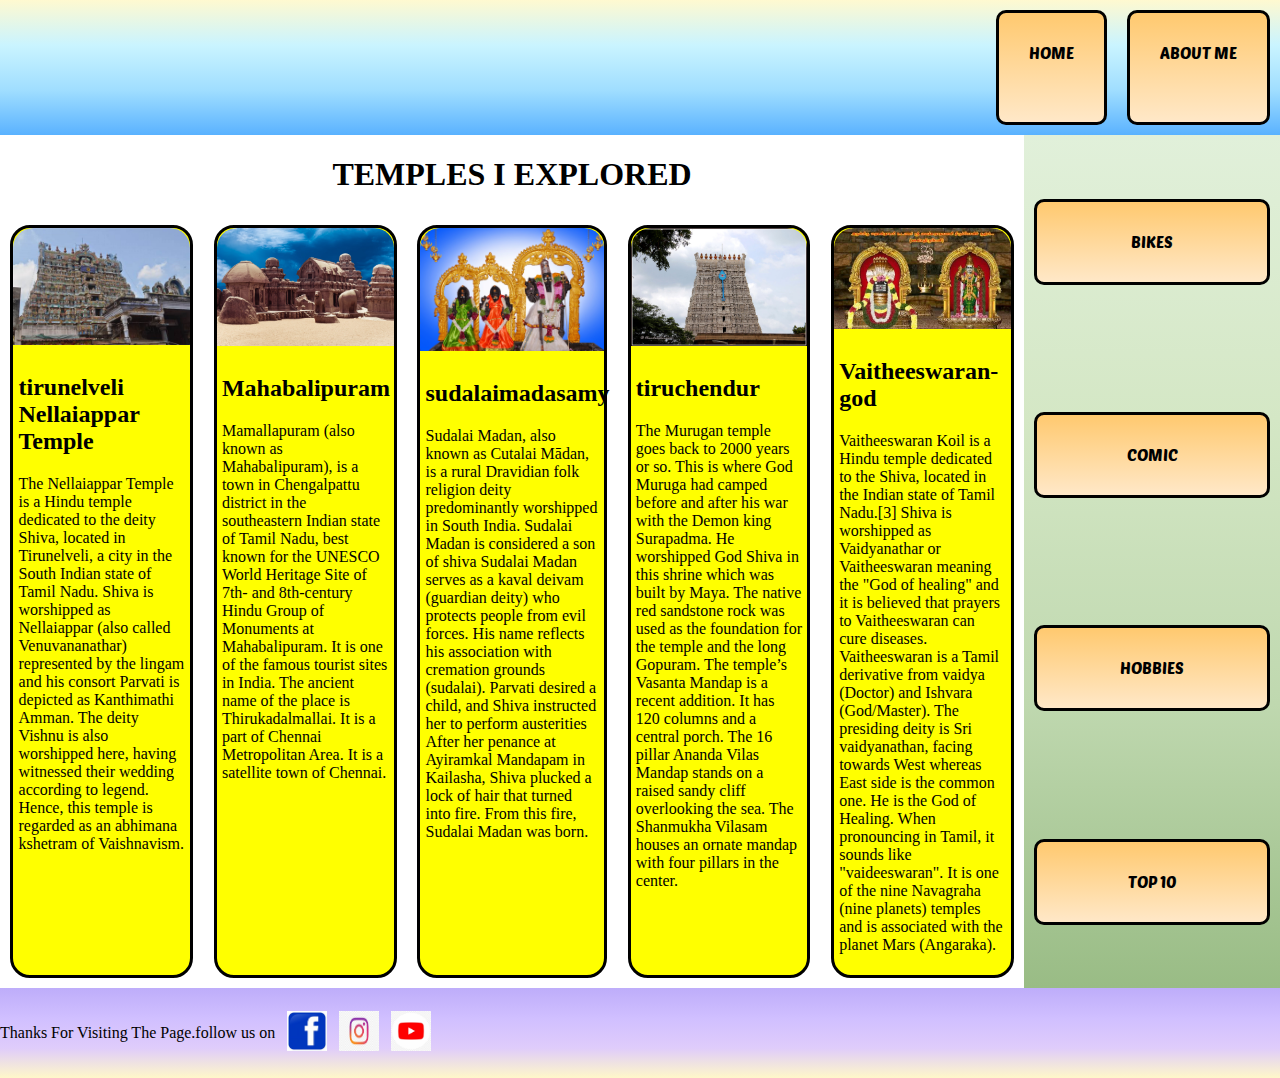
<file: index.html>
<!DOCTYPE html>
<html lang="en">
  <link rel="stylesheet" href="styles/index.css" />
  <link rel="preconnect" href="https://fonts.googleapis.com" />
  <link rel="preconnect" href="https://fonts.gstatic.com" crossorigin />
  <link
    href="https://fonts.googleapis.com/css2?family=Poetsen+One&display=swap"
    rel="stylesheet"
  />
  <head>
    <meta charset="UTF-8" />
    <meta name="viewport" content="width=device-width, initial-scale=1.0" />
    <title>HOME PAGE</title>
  </head>
  <body>
    <div class="parent">
      <div class="head">
        <div class="name"><a href="index.html">HOME</a></div>
        
        <div class="name"><a href="aboutme.html">ABOUT ME</a></div>
      </div>
      <div class="con">
        <h1>TEMPLES I EXPLORED</h1>
        <div class="cards">
          <div class="card">
            <img src="images/tnvl.jpg" alt="tnvl" />
            <div class="desc">
              <h2>tirunelveli Nellaiappar Temple</h2>
              <p>
                The Nellaiappar Temple is a Hindu temple dedicated to the deity
                Shiva, located in Tirunelveli, a city in the South Indian state
                of Tamil Nadu. Shiva is worshipped as Nellaiappar (also called
                Venuvananathar) represented by the lingam and his consort
                Parvati is depicted as Kanthimathi Amman. The deity Vishnu is
                also worshipped here, having witnessed their wedding according
                to legend. Hence, this temple is regarded as an abhimana
                kshetram of Vaishnavism.
              </p>
            </div>
          </div>

          <div class="card">
            <img src="images/Mahabalipuram.avif" alt="Mahabalipuram" />
            <div class="desc">
              <h2>Mahabalipuram</h2>
              <p>
                Mamallapuram (also known as Mahabalipuram), is a town in
                Chengalpattu district in the southeastern Indian state of Tamil
                Nadu, best known for the UNESCO World Heritage Site of 7th- and
                8th-century Hindu Group of Monuments at Mahabalipuram. It is one
                of the famous tourist sites in India. The ancient name of the
                place is Thirukadalmallai. It is a part of Chennai Metropolitan
                Area. It is a satellite town of Chennai.
              </p>
            </div>
          </div>

          <div class="card">
            <img src="images/sudalaimadasamy.jpeg" alt="sudalaimadasamy" />
            <div class="desc">
              <h2>sudalaimadasamy</h2>
              <p>
                Sudalai Madan, also known as Cutalai Mādan, is a rural Dravidian
                folk religion deity predominantly worshipped in South India.
                Sudalai Madan is considered a son of shiva Sudalai Madan serves
                as a kaval deivam (guardian deity) who protects people from evil
                forces. His name reflects his association with cremation grounds
                (sudalai). Parvati desired a child, and Shiva instructed her to
                perform austerities After her penance at Ayiramkal Mandapam in
                Kailasha, Shiva plucked a lock of hair that turned into fire.
                From this fire, Sudalai Madan was born.
              </p>
            </div>
          </div>

          <div class="card">
            <img src="images/tiruchendur.jpg" alt="tiruchendur" />
            <div class="desc">
              <h2>tiruchendur</h2>
              <p>
                The Murugan temple goes back to 2000 years or so. This is where
                God Muruga had camped before and after his war with the Demon
                king Surapadma. He worshipped God Shiva in this shrine which was
                built by Maya. The native red sandstone rock was used as the
                foundation for the temple and the long Gopuram. The temple’s
                Vasanta Mandap is a recent addition. It has 120 columns and a
                central porch. The 16 pillar Ananda Vilas Mandap stands on a
                raised sandy cliff overlooking the sea. The Shanmukha Vilasam
                houses an ornate mandap with four pillars in the center.
              </p>
            </div>
          </div>

          <div class="card">
            <img src="images/Vaitheeswaran-god.gif" alt="Vaitheeswaran- god" />
            <div class="desc">
              <h2>Vaitheeswaran-god</h2>
              <p>
                Vaitheeswaran Koil is a Hindu temple dedicated to the Shiva,
                located in the Indian state of Tamil Nadu.[3] Shiva is
                worshipped as Vaidyanathar or Vaitheeswaran meaning the "God of
                healing" and it is believed that prayers to Vaitheeswaran can
                cure diseases. Vaitheeswaran is a Tamil derivative from vaidya
                (Doctor) and Ishvara (God/Master). The presiding deity is Sri
                vaidyanathan, facing towards West whereas East side is the
                common one. He is the God of Healing. When pronouncing in Tamil,
                it sounds like "vaideeswaran". It is one of the nine Navagraha
                (nine planets) temples and is associated with the planet Mars
                (Angaraka).
              </p>
            </div>
          </div>
        </div>
      </div>
      <div class="bar">
        <div class="name"><a href="bikes.html">BIKES</a></div>

        <div class="name"><a href="comic.html">COMIC</a></div>
        <div class="name"><a href="hobbies.html">HOBBIES</a></div>
        <div class="name"><a href="top10.html">TOP 10</a></div>
      </div>
      <div class="foot">
        <p>Thanks For Visiting The Page.follow us on</p>
        <a href="#"><img src="images/face.jpeg" alt="face book" /></a>
        <a href="#"><img src="images/instagram.png" alt="instagram" /></a>
        <a href="#"><img src="images/youtube.webp" alt="youtube" /></a>
      </div>
    </div>
  </body>
</html>
</file>
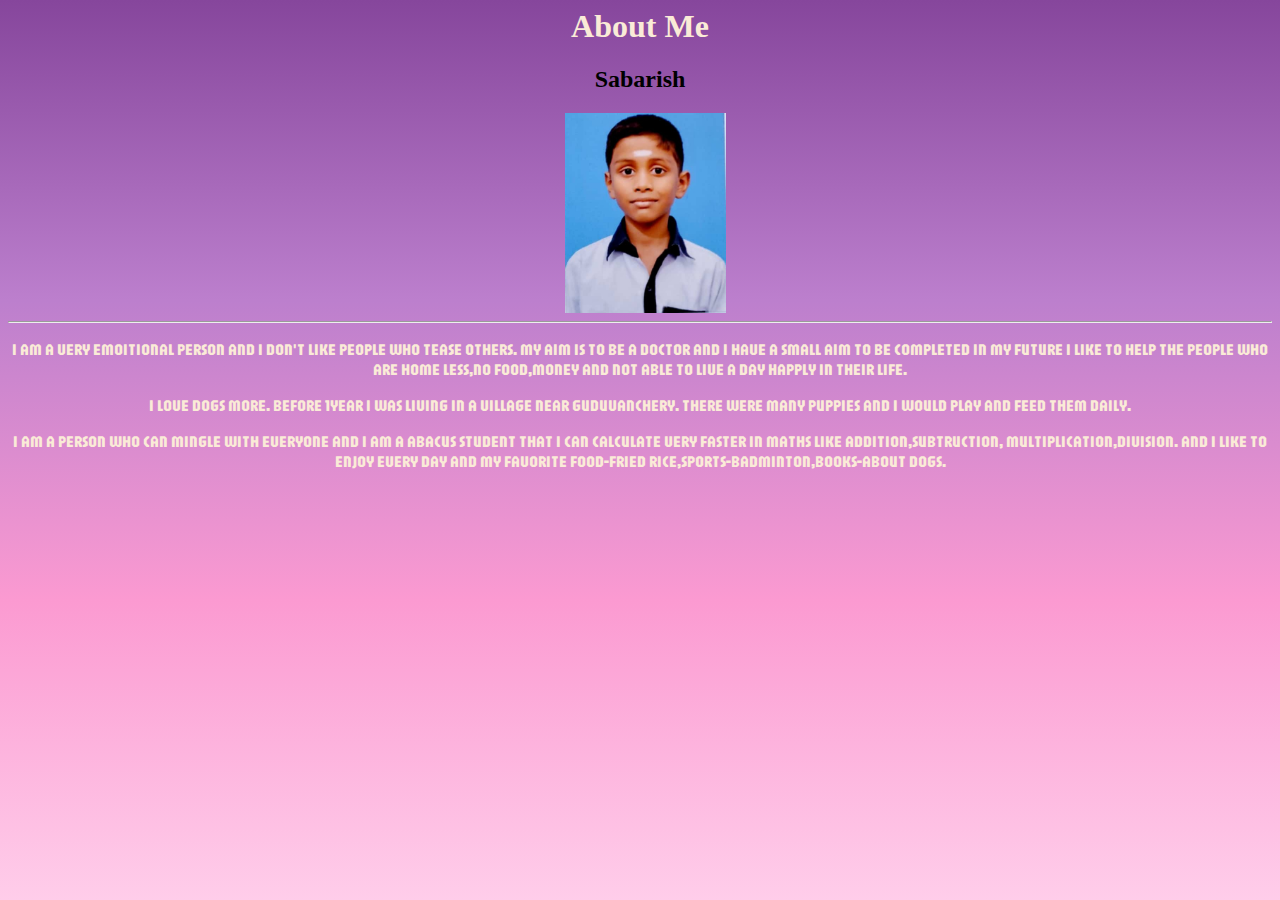
<file: aboutme.html>
<html>
  <head>
    <title>ABOUT ME</title>
    <link rel="stylesheet" href="styles/aboutme.css" />
    <link rel="preconnect" href="https://fonts.googleapis.com" />
    <link rel="preconnect" href="https://fonts.gstatic.com" crossorigin />
    <link
      href="https://fonts.googleapis.com/css2?family=Jaini&family=Jaro:opsz@6..72&display=swap"
      rel="stylesheet"
    />
  </head>
  <body>
    <h1>About Me</h1>
    <h2>Sabarish</h2>
    <div class="me">
      <img src="images/about me.jpeg" alt="aboutme" height="200" />
    </div>
    <hr />

    <p>
      I AM A VERY EMOITIONAL PERSON AND I DON'T LIKE PEOPLE WHO TEASE OTHERS. MY
      AIM IS TO BE A DOCTOR AND I HAVE A SMALL AIM TO BE COMPLETED IN MY FUTURE
      I LIKE TO HELP THE PEOPLE WHO ARE HOME LESS,NO FOOD,MONEY AND NOT ABLE TO
      LIVE A DAY HAPPLY IN THEIR LIFE.
    </p>
    <p>
      I LOVE DOGS MORE. BEFORE 1YEAR I WAS LIVING IN A VILLAGE NEAR
      GUDUVANCHERY. THERE WERE MANY PUPPIES AND I WOULD PLAY AND FEED THEM
      DAILY.
    </p>
    <p>
      I AM A PERSON WHO CAN MINGLE WITH EVERYONE AND I AM A ABACUS STUDENT THAT
      I CAN CALCULATE VERY FASTER IN MATHS LIKE ADDITION,SUBTRUCTION,
      MULTIPLICATION,DIVISION. AND I LIKE TO ENJOY EVERY DAY AND MY FAVORITE
      FOOD-FRIED RICE,SPORTS-BADMINTON,BOOKS-ABOUT DOGS.
    </p>
  </body>
</html>
</file>
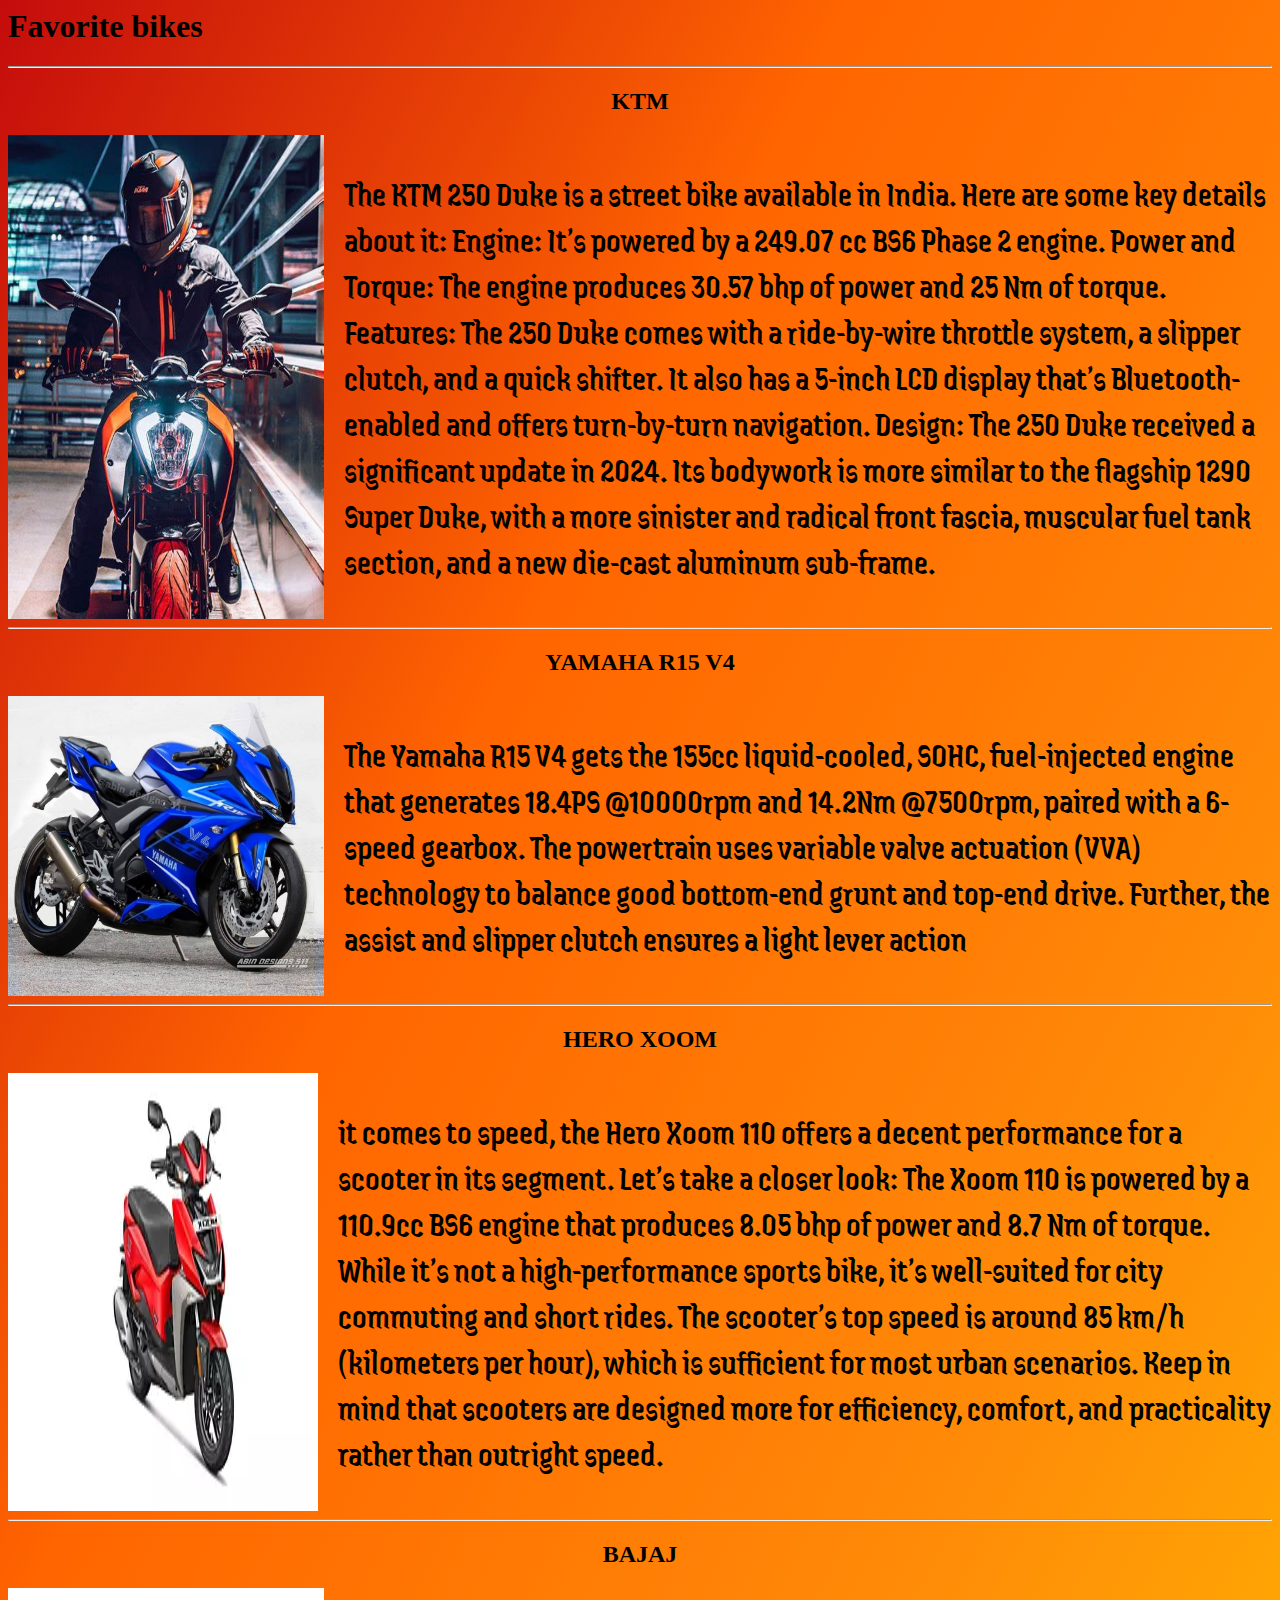
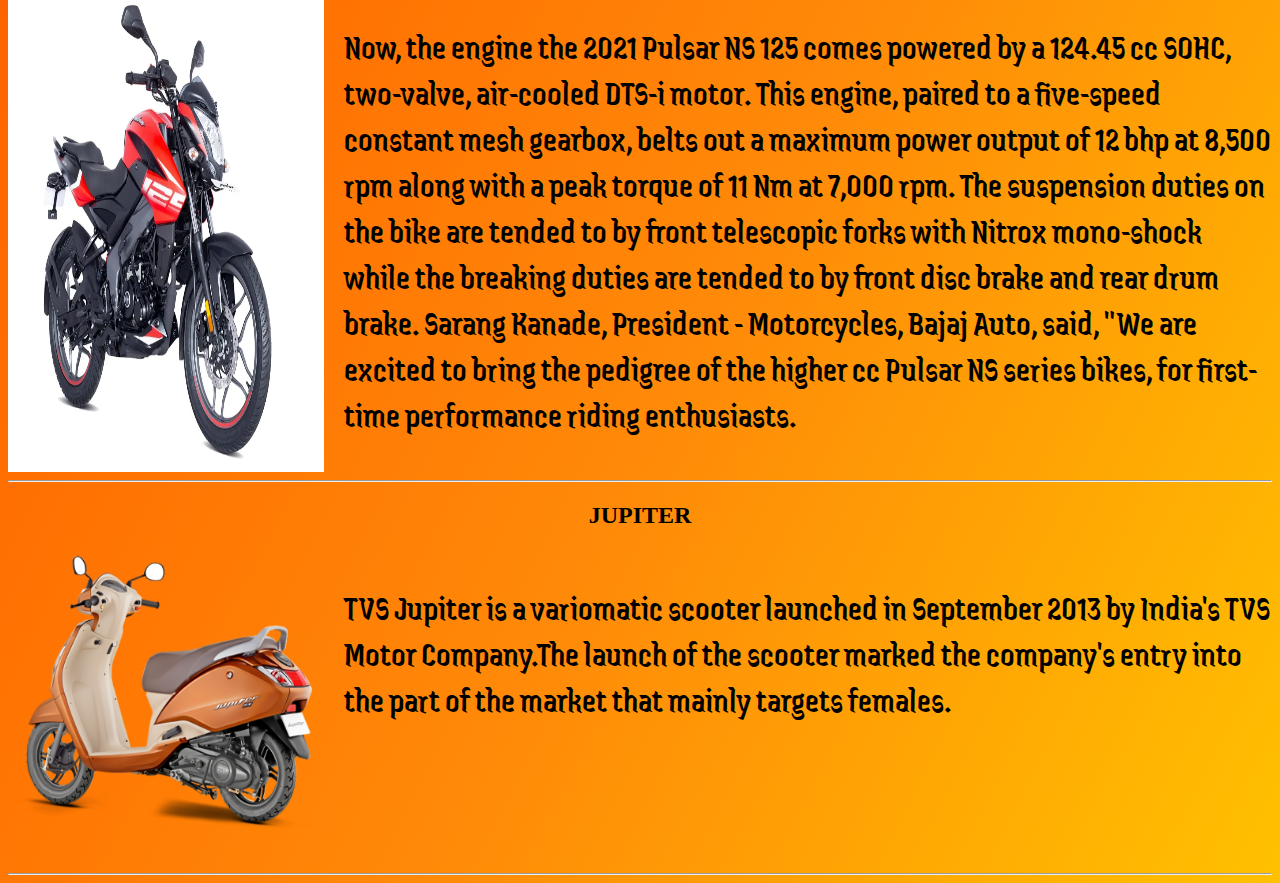
<file: bikes.html>
<html>
  <head>
    <title>FAVORITE BIKES</title>
    <link rel="stylesheet" href="styles/bikes.css" />
    <link rel="preconnect" href="https://fonts.googleapis.com" />
    <link rel="preconnect" href="https://fonts.gstatic.com" crossorigin />
    <link
      href="https://fonts.googleapis.com/css2?family=Jaini&display=swap"
      rel="stylesheet"
    />
  </head>
  <body>
    <h1>Favorite bikes</h1>
    <hr />
    <h2>KTM</h2>
    <div class="parent">
      <img src="images/ktm.jpeg" alt="ktm bikes" />
      <p>
        The KTM 250 Duke is a street bike available in India. Here are some key
        details about it: Engine: It’s powered by a 249.07 cc BS6 Phase 2
        engine. Power and Torque: The engine produces 30.57 bhp of power and 25
        Nm of torque. Features: The 250 Duke comes with a ride-by-wire throttle
        system, a slipper clutch, and a quick shifter. It also has a 5-inch LCD
        display that’s Bluetooth-enabled and offers turn-by-turn navigation.
        Design: The 250 Duke received a significant update in 2024. Its bodywork
        is more similar to the flagship 1290 Super Duke, with a more sinister
        and radical front fascia, muscular fuel tank section, and a new die-cast
        aluminum sub-frame.
      </p>
    </div>
    <hr />
    <h2>YAMAHA R15 V4</h2>
    <div class="parent">
      <img src="images/yamaha.jpg" alt="yamaha bikes" />
      <p>
        The Yamaha R15 V4 gets the 155cc liquid-cooled, SOHC, fuel-injected
        engine that generates 18.4PS @10000rpm and 14.2Nm @7500rpm, paired with
        a 6-speed gearbox. The powertrain uses variable valve actuation (VVA)
        technology to balance good bottom-end grunt and top-end drive. Further,
        the assist and slipper clutch ensures a light lever action
      </p>
    </div>
    <hr />
    <h2>HERO XOOM</h2>
    <div class="parent">
      <img src="images/hero xoom.webp" alt="Heroxoom bikes" />
      <p>
        it comes to speed, the Hero Xoom 110 offers a decent performance for a
        scooter in its segment. Let’s take a closer look: The Xoom 110 is
        powered by a 110.9cc BS6 engine that produces 8.05 bhp of power and 8.7
        Nm of torque. While it’s not a high-performance sports bike, it’s
        well-suited for city commuting and short rides. The scooter’s top speed
        is around 85 km/h (kilometers per hour), which is sufficient for most
        urban scenarios. Keep in mind that scooters are designed more for
        efficiency, comfort, and practicality rather than outright speed.
      </p>
    </div>
    <hr />
    <h2>BAJAJ</h2>
    <div class="parent">
      <img src="images/bajaj.webp" alt="bajaj bikes" />
      <p>
        Now, the engine  the 2021 Pulsar NS 125 comes powered by a 124.45 cc
        SOHC, two-valve, air-cooled DTS-i motor. This engine, paired to a
        five-speed constant mesh gearbox, belts out a maximum power output of 12
        bhp at 8,500 rpm along with a peak torque of 11 Nm at 7,000 rpm. The
        suspension duties on the bike are tended to by front telescopic forks
        with Nitrox mono-shock while the breaking duties are tended to by front
        disc brake and rear drum brake. Sarang Kanade, President - Motorcycles,
        Bajaj Auto, said, "We are excited to bring the pedigree of the higher cc
        Pulsar NS series bikes, for first-time performance riding enthusiasts.
      </p>
    </div>
    <hr />
    <h2>JUPITER</h2>
    <div class="parent">
      <img src="images/tvs jupiter.png" alt="tvs bikes" />
      <p>
        TVS Jupiter is a variomatic scooter launched in September 2013 by
        India's TVS Motor Company.The launch of the scooter marked the
        company's entry into the part of the market that mainly targets females.
      </p>
    </div>

    <hr />
  </body>
</html>
</file>
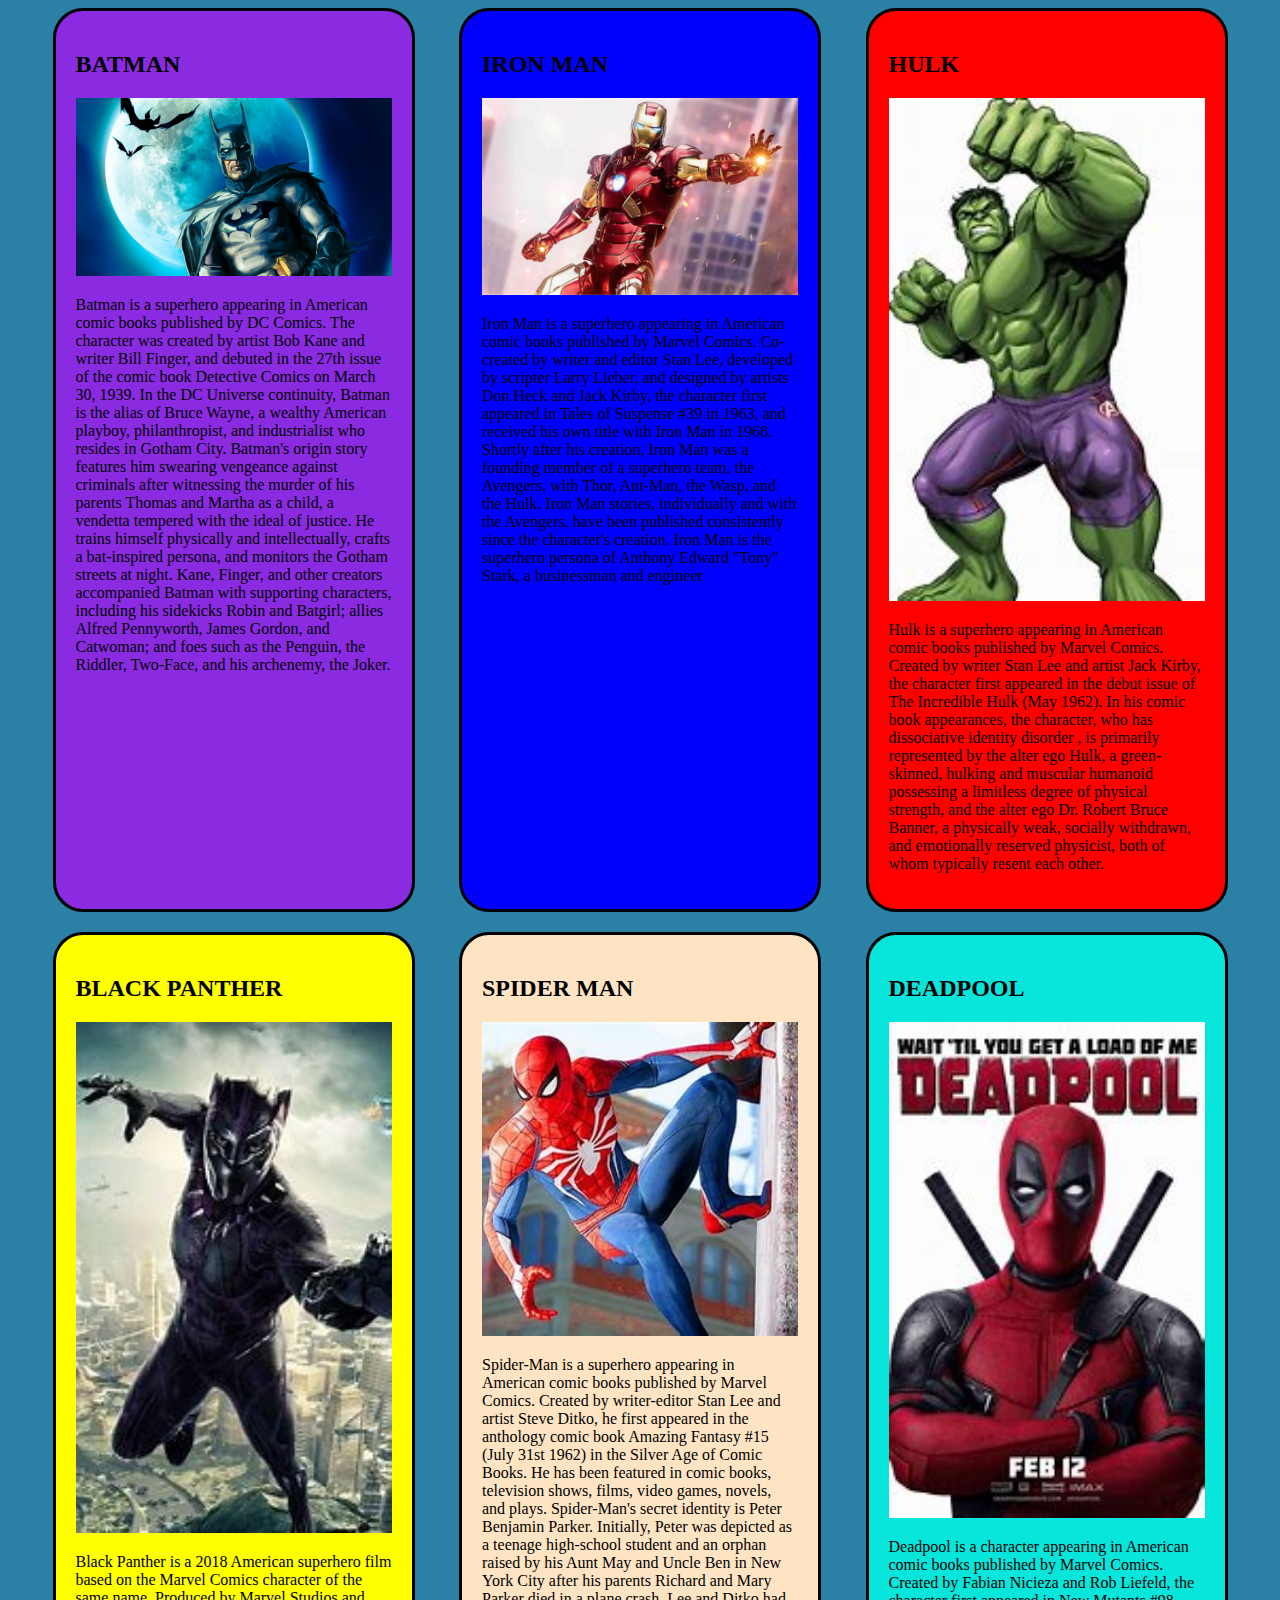
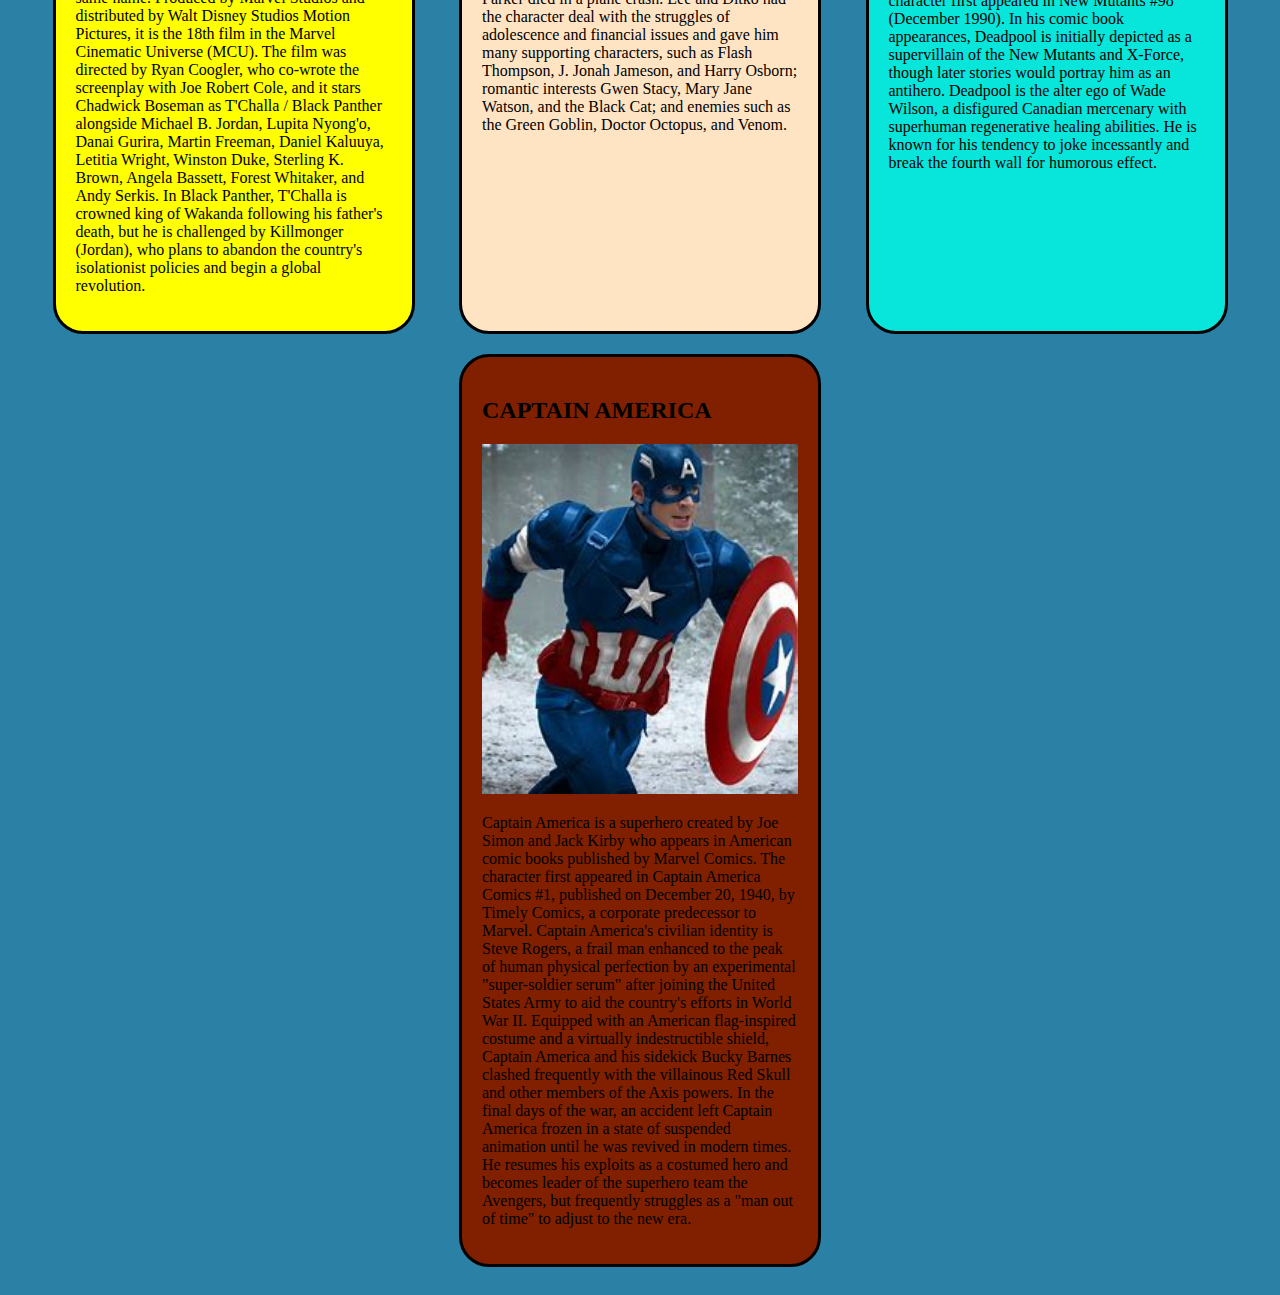
<file: comic.html>
<!DOCTYPE html>
<html lang="en">
  <head>
    <meta charset="UTF-8" />
    <meta name="viewport" content="width=device-width, initial-scale=1.0" />
    <title>FAVORITE COMIC CHARACTER</title>
    <link rel="stylesheet" href="styles/comic.css" />
  </head>
  <body>
    <div class="parents">
      <div class="comic color1">
        <h2>BATMAN</h2>
        <img src="images/batman.jpg" alt="batman" />
        <p>
          Batman is a superhero appearing in American comic books published by
          DC Comics. The character was created by artist Bob Kane and writer
          Bill Finger, and debuted in the 27th issue of the comic book Detective
          Comics on March 30, 1939. In the DC Universe continuity, Batman is the
          alias of Bruce Wayne, a wealthy American playboy, philanthropist, and
          industrialist who resides in Gotham City. Batman's origin story
          features him swearing vengeance against criminals after witnessing the
          murder of his parents Thomas and Martha as a child, a vendetta
          tempered with the ideal of justice. He trains himself physically and
          intellectually, crafts a bat-inspired persona, and monitors the Gotham
          streets at night. Kane, Finger, and other creators accompanied Batman
          with supporting characters, including his sidekicks Robin and Batgirl;
          allies Alfred Pennyworth, James Gordon, and Catwoman; and foes such as
          the Penguin, the Riddler, Two-Face, and his archenemy, the Joker.
        </p>
      </div>
      <div class="comic color2">
        <h2>IRON MAN</h2>
        <img src="images/iron.jpg" alt="IRON MAN" />
        <p>
          Iron Man is a superhero appearing in American comic books published by
          Marvel Comics. Co-created by writer and editor Stan Lee, developed by
          scripter Larry Lieber, and designed by artists Don Heck and Jack
          Kirby, the character first appeared in Tales of Suspense #39 in 1963,
          and received his own title with Iron Man in 1968. Shortly after his
          creation, Iron Man was a founding member of a superhero team, the
          Avengers, with Thor, Ant-Man, the Wasp, and the Hulk. Iron Man
          stories, individually and with the Avengers, have been published
          consistently since the character's creation. Iron Man is the superhero
          persona of Anthony Edward "Tony" Stark, a businessman and engineer
        </p>
      </div>
      <div class="comic color3">
        <h2>HULK</h2>
        <img src="images/hulk.jpeg" alt="HULK" />
        <p>
         Hulk is a superhero appearing in American comic books published by
          Marvel Comics. Created by writer Stan Lee and artist Jack Kirby, the
          character first appeared in the debut issue of The Incredible Hulk
          (May 1962). In his comic book appearances, the character, who has
          dissociative identity disorder , is primarily represented by the alter
          ego Hulk, a green-skinned, hulking and muscular humanoid possessing a
          limitless degree of physical strength, and the alter ego Dr. Robert
          Bruce Banner, a physically weak, socially withdrawn, and emotionally
          reserved physicist, both of whom typically resent each other.
        </p>
      </div>
      <div class="comic color4">
        <h2>BLACK PANTHER</h2>
        <img src="images/black panther.jpeg" alt="BLACK PANTHER" />
        <p>
          Black Panther is a 2018 American superhero film based on the Marvel
          Comics character of the same name. Produced by Marvel Studios and
          distributed by Walt Disney Studios Motion Pictures, it is the 18th
          film in the Marvel Cinematic Universe (MCU). The film was directed by
          Ryan Coogler, who co-wrote the screenplay with Joe Robert Cole, and it
          stars Chadwick Boseman as T'Challa / Black Panther alongside Michael
          B. Jordan, Lupita Nyong'o, Danai Gurira, Martin Freeman, Daniel
          Kaluuya, Letitia Wright, Winston Duke, Sterling K. Brown, Angela
          Bassett, Forest Whitaker, and Andy Serkis. In Black Panther, T'Challa
          is crowned king of Wakanda following his father's death, but he is
          challenged by Killmonger (Jordan), who plans to abandon the country's
          isolationist policies and begin a global revolution.
        </p>
      </div>
      <div class="comic color5">
        <h2>SPIDER MAN</h2>
        <img src="images/spider man.jpeg" alt="SPIDER MAN" />
        <p>
          Spider-Man is a superhero appearing in American comic books published
          by Marvel Comics. Created by writer-editor Stan Lee and artist Steve
          Ditko, he first appeared in the anthology comic book Amazing Fantasy
          #15 (July 31st 1962) in the Silver Age of Comic Books. He has been
          featured in comic books, television shows, films, video games, novels,
          and plays. Spider-Man's secret identity is Peter Benjamin Parker.
          Initially, Peter was depicted as a teenage high-school student and an
          orphan raised by his Aunt May and Uncle Ben in New York City after his
          parents Richard and Mary Parker died in a plane crash. Lee and Ditko
          had the character deal with the struggles of adolescence and financial
          issues and gave him many supporting characters, such as Flash
          Thompson, J. Jonah Jameson, and Harry Osborn; romantic interests Gwen
          Stacy, Mary Jane Watson, and the Black Cat; and enemies such as the
          Green Goblin, Doctor Octopus, and Venom.
        </p>
      </div>
      <div class="comic color6">
        <h2>DEADPOOL</h2>
        <img src="images/dead pool.jpeg" alt="DEAD POOL" />
        <p>
          Deadpool is a character appearing in American comic books published by
          Marvel Comics. Created by Fabian Nicieza and Rob Liefeld, the
          character first appeared in New Mutants #98 (December 1990). In his
          comic book appearances, Deadpool is initially depicted as a
          supervillain of the New Mutants and X-Force, though later stories
          would portray him as an antihero. Deadpool is the alter ego of Wade
          Wilson, a disfigured Canadian mercenary with superhuman regenerative
          healing abilities. He is known for his tendency to joke incessantly
          and break the fourth wall for humorous effect.
        </p>
      </div>
      <div class="comic color7">
        <h2>CAPTAIN AMERICA</h2>
        <img src="images/captain america.jpeg" alt="CAPTAIN AMERICA" />
        <p>
          Captain America is a superhero created by Joe Simon and Jack Kirby who
          appears in American comic books published by Marvel Comics. The
          character first appeared in Captain America Comics #1, published on
          December 20, 1940, by Timely Comics, a corporate predecessor to
          Marvel. Captain America's civilian identity is Steve Rogers, a frail
          man enhanced to the peak of human physical perfection by an
          experimental "super-soldier serum" after joining the United States
          Army to aid the country's efforts in World War II. Equipped with an
          American flag-inspired costume and a virtually indestructible shield,
          Captain America and his sidekick Bucky Barnes clashed frequently with
          the villainous Red Skull and other members of the Axis powers. In the
          final days of the war, an accident left Captain America frozen in a
          state of suspended animation until he was revived in modern times. He
          resumes his exploits as a costumed hero and becomes leader of the
          superhero team the Avengers, but frequently struggles as a "man out of
          time" to adjust to the new era.
        </p>
      </div>
    </div>
  </body>
</html>
</file>
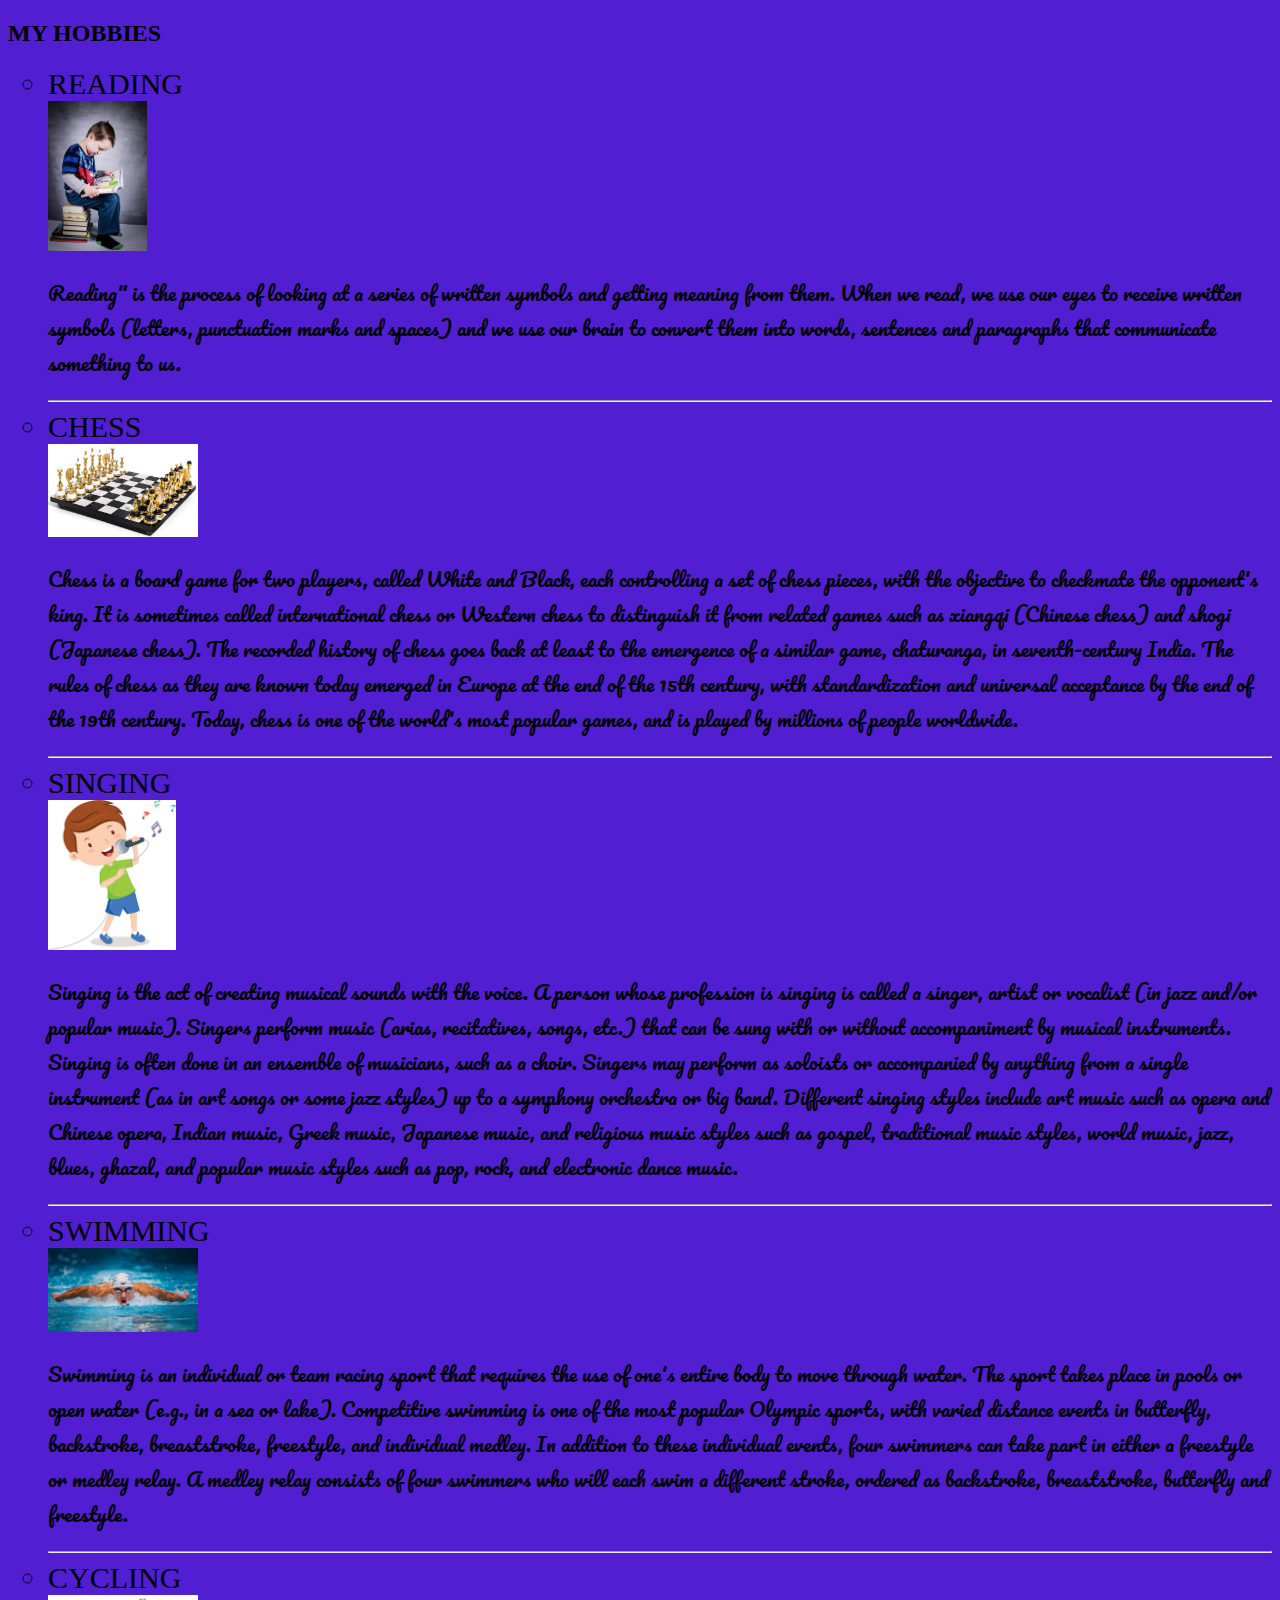
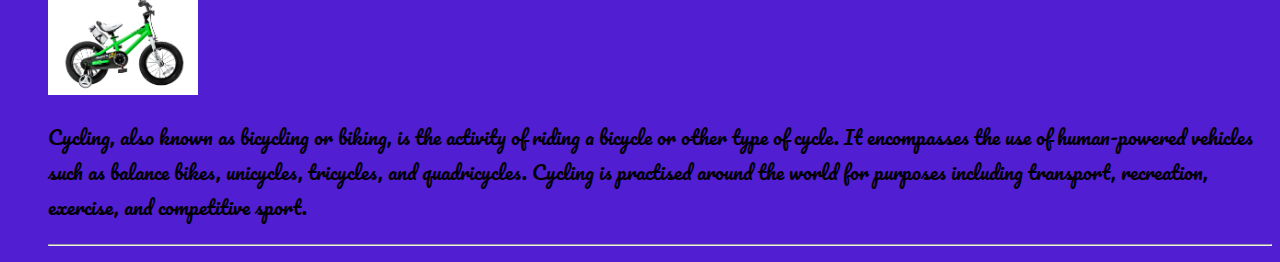
<file: hobbies.html>
<!DOCTYPE html>
<html lang="en">
  <head>
    <link rel="stylesheet" href="styles/hobbies.css" />
    <link rel="preconnect" href="https://fonts.googleapis.com" />
    <link rel="preconnect" href="https://fonts.gstatic.com" crossorigin />
    <link
      href="https://fonts.googleapis.com/css2?family=Lora:ital,wght@0,400..700;1,400..700&family=Pacifico&family=Sedgwick+Ave+Display&display=swap"
      rel="stylesheet"
    />
    <meta charset="UTF-8" />
    <meta name="viewport" content="width=device-width, initial-scale=1.0" />
    <title>HOBBIES</title>
  </head>
  <body>
    <h2>MY HOBBIES</h2>
    <ul>
      <li>READING</li>
      <img src="images/reading book.jpeg" alt="reading" height="150" />

      <p>
        Reading" is the process of looking at a series of written symbols and
        getting meaning from them. When we read, we use our eyes to receive
        written symbols (letters, punctuation marks and spaces) and we use our
        brain to convert them into words, sentences and paragraphs that
        communicate something to us.
      </p>
      <hr />
      <li>CHESS</li>
      <img src="images/chess.jpg" alt="chess" width="150" />
      <p>
        Chess is a board game for two players, called White and Black, each
        controlling a set of chess pieces, with the objective to checkmate the
        opponent's king. It is sometimes called international chess or Western
        chess to distinguish it from related games such as xiangqi (Chinese
        chess) and shogi (Japanese chess). The recorded history of chess goes
        back at least to the emergence of a similar game, chaturanga, in
        seventh-century India. The rules of chess as they are known today
        emerged in Europe at the end of the 15th century, with standardization
        and universal acceptance by the end of the 19th century. Today, chess is
        one of the world's most popular games, and is played by millions of
        people worldwide.
      </p>
      <hr />
      <li>SINGING</li>
      <img src="images/singing.jpg" alt="SINGING" height="150" />
      <p>
        Singing is the act of creating musical sounds with the voice. A person
        whose profession is singing is called a singer, artist or vocalist (in
        jazz and/or popular music). Singers perform music (arias, recitatives,
        songs, etc.) that can be sung with or without accompaniment by musical
        instruments. Singing is often done in an ensemble of musicians, such as
        a choir. Singers may perform as soloists or accompanied by anything from
        a single instrument (as in art songs or some jazz styles) up to a
        symphony orchestra or big band. Different singing styles include art
        music such as opera and Chinese opera, Indian music, Greek music,
        Japanese music, and religious music styles such as gospel, traditional
        music styles, world music, jazz, blues, ghazal, and popular music styles
        such as pop, rock, and electronic dance music.
      </p>
      <hr />
      <li>SWIMMING</li>
      <img src="images/swimming.jpg" alt="SWIMMING" width="150" />
      <p>
        Swimming is an individual or team racing sport that requires the use of
        one's entire body to move through water. The sport takes place in pools
        or open water (e.g., in a sea or lake). Competitive swimming is one of
        the most popular Olympic sports, with varied distance events in
        butterfly, backstroke, breaststroke, freestyle, and individual medley.
        In addition to these individual events, four swimmers can take part in
        either a freestyle or medley relay. A medley relay consists of four
        swimmers who will each swim a different stroke, ordered as backstroke,
        breaststroke, butterfly and freestyle.
      </p>
      <hr />
      <li>CYCLING</li>
      <img src="images/cycle.webp" alt="CYCLING" width="150" />
      <p>
        Cycling, also known as bicycling or biking, is the activity of riding a
        bicycle or other type of cycle. It encompasses the use of human-powered
        vehicles such as balance bikes, unicycles, tricycles, and quadricycles.
        Cycling is practised around the world for purposes including transport,
        recreation, exercise, and competitive sport.
      </p>
      <hr />
    </ul>
  </body>
</html>
</file>
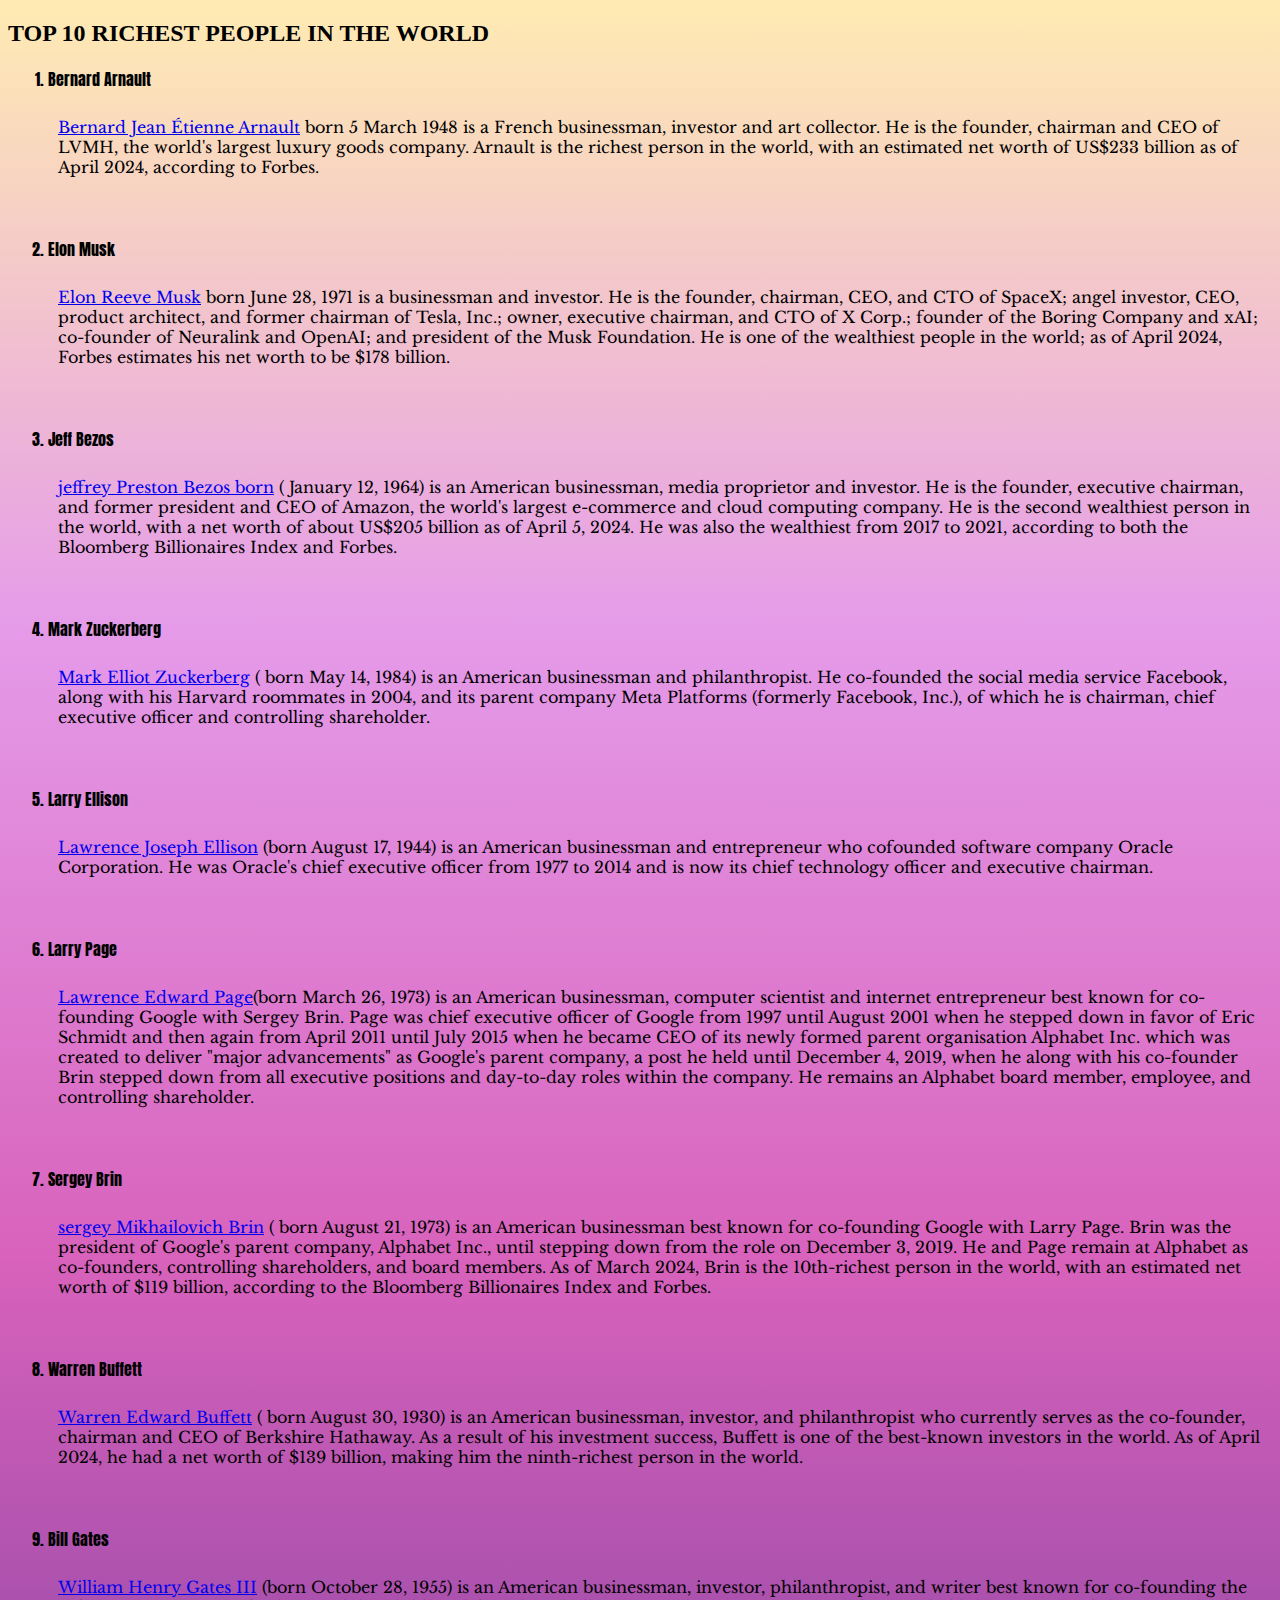
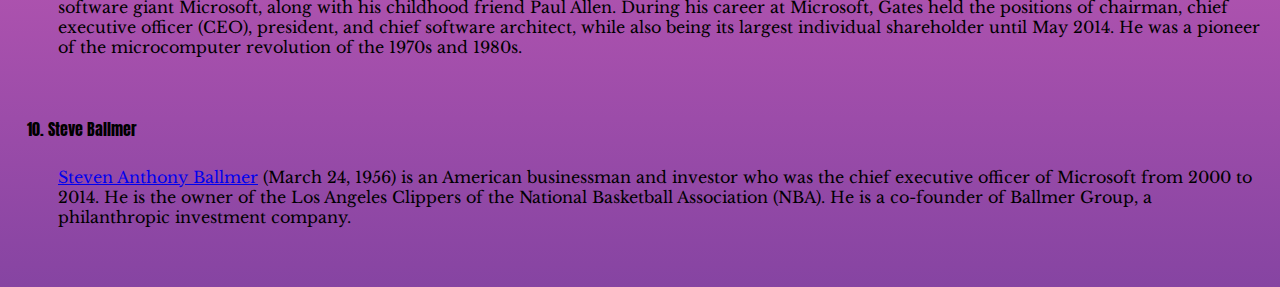
<file: top10.html>
<!DOCTYPE html>
<html lang="en">
  <head>
    <link rel="stylesheet" href="styles/top10.css" />
    <link rel="preconnect" href="https://fonts.googleapis.com" />
    <link rel="preconnect" href="https://fonts.gstatic.com" crossorigin />
    <link
      href="https://fonts.googleapis.com/css2?family=Libre+Baskerville:ital,wght@0,400;0,700;1,400&display=swap"
      rel="stylesheet"
    />
    <link rel="preconnect" href="https://fonts.googleapis.com" />
    <link rel="preconnect" href="https://fonts.gstatic.com" crossorigin />
    <link
      href="https://fonts.googleapis.com/css2?family=Anton&family=Libre+Baskerville:ital,wght@0,400;0,700;1,400&display=swap"
      rel="stylesheet"
    />
    <meta charset="UTF-8" />
    <meta name="viewport" content="width=device-width, initial-scale=1.0" />
    <title>TOP 10</title>
  </head>
  <body>
    <h2>TOP 10 RICHEST PEOPLE IN THE WORLD</h2>
    <ol>
      <li>Bernard Arnault</li>
      <p>
        <a href="https://en.wikipedia.org/wiki/Bernard_Arnault" target="_blank"
          >Bernard Jean Étienne Arnault</a
        >
        born 5 March 1948 is a French businessman, investor and art collector.
        He is the founder, chairman and CEO of LVMH, the world's largest luxury
        goods company. Arnault is the richest person in the world, with an
        estimated net worth of US$233 billion as of April 2024, according to
        Forbes.
      </p>
      <li>Elon Musk</li>
      <p>
        <a href="https://en.wikipedia.org/wiki/Elon_Musk" target="_blank">
          Elon Reeve Musk</a
        >
        born June 28, 1971 is a businessman and investor. He is the founder,
        chairman, CEO, and CTO of SpaceX; angel investor, CEO, product
        architect, and former chairman of Tesla, Inc.; owner, executive
        chairman, and CTO of X Corp.; founder of the Boring Company and xAI;
        co-founder of Neuralink and OpenAI; and president of the Musk
        Foundation. He is one of the wealthiest people in the world; as of April
        2024, Forbes estimates his net worth to be $178 billion.
      </p>
      <li>Jeff Bezos</li>
      <p>
        <a href="https://en.wikipedia.org/wiki/Jeff_Bezos" target="_blank"
          >jeffrey Preston Bezos born</a
        >
       ( January 12, 1964) is an American businessman, media proprietor and
        investor. He is the founder, executive chairman, and former president
        and CEO of Amazon, the world's largest e-commerce and cloud computing
        company. He is the second wealthiest person in the world, with a net
        worth of about US$205 billion as of April 5, 2024. He was also the
        wealthiest from 2017 to 2021, according to both the Bloomberg
        Billionaires Index and Forbes.
      </p>
      <li>Mark Zuckerberg</li>
      <p>
        <a href="https://en.wikipedia.org/wiki/Mark_Zuckerberg" target="_blank"
          >Mark Elliot Zuckerberg</a
        >
        ( born May 14, 1984) is an American businessman and philanthropist. He
        co-founded the social media service Facebook, along with his Harvard
        roommates in 2004, and its parent company Meta Platforms (formerly
        Facebook, Inc.), of which he is chairman, chief executive officer and
        controlling shareholder.
      </p>
      <li>Larry Ellison</li>
      <p>
        <a href="https://en.wikipedia.org/wiki/Larry_Ellison" target="_blank"
          >Lawrence Joseph Ellison</a
        >
        (born August 17, 1944) is an American businessman and entrepreneur who
        cofounded software company Oracle Corporation. He was Oracle's chief
        executive officer from 1977 to 2014 and is now its chief technology
        officer and executive chairman.
      </p>
      <li>Larry Page</li>
      <p>
        <a href="https://en.wikipedia.org/wiki/Larry_Page" target="_blank"
          >Lawrence Edward Page</a
        >(born March 26, 1973) is an American businessman, computer scientist
        and internet entrepreneur best known for co-founding Google with Sergey
        Brin. Page was chief executive officer of Google from 1997 until August
        2001 when he stepped down in favor of Eric Schmidt and then again from
        April 2011 until July 2015 when he became CEO of its newly formed parent
        organisation Alphabet Inc. which was created to deliver "major
        advancements" as Google's parent company, a post he held until December
        4, 2019, when he along with his co-founder Brin stepped down from all
        executive positions and day-to-day roles within the company. He remains
        an Alphabet board member, employee, and controlling shareholder.
      </p>
      <li>Sergey Brin</li>
      <p>
        <a href="https://en.wikipedia.org/wiki/Sergey_Brin" target="_blank"
          >sergey Mikhailovich Brin</a
        >
        ( born August 21, 1973) is an American
        businessman best known for co-founding Google with Larry Page. Brin was
        the president of Google's parent company, Alphabet Inc., until stepping
        down from the role on December 3, 2019. He and Page remain at
        Alphabet as co-founders, controlling shareholders, and board members. As
        of March 2024, Brin is the 10th-richest person in the world, with an
        estimated net worth of $119 billion, according to the Bloomberg
        Billionaires Index and Forbes.
      </p>
      <li>Warren Buffett</li>
      <p>
        <a href="https://en.wikipedia.org/wiki/Warren_Buffett" target="_blank">
          Warren Edward Buffett</a
        >
        ( born August 30, 1930) is an American businessman, investor, and
        philanthropist who currently serves as the co-founder, chairman and CEO
        of Berkshire Hathaway. As a result of his investment success, Buffett is
        one of the best-known investors in the world. As of April 2024, he had a
        net worth of $139 billion, making him the ninth-richest person in the
        world.
      </p>
      <li>Bill Gates</li>
      <p>
        <a href="https://en.wikipedia.org/wiki/Bill_Gates">
          William Henry Gates III</a
        >
        (born October 28, 1955) is an American businessman, investor,
        philanthropist, and writer best known for co-founding the software giant
        Microsoft, along with his childhood friend Paul Allen. During his career
        at Microsoft, Gates held the positions of chairman, chief executive
        officer (CEO), president, and chief software architect, while also being
        its largest individual shareholder until May 2014. He was a pioneer of
        the microcomputer revolution of the 1970s and 1980s.
      </p>
      <li>Steve Ballmer</li>
      <p>
        <a
          href="https://en.wikipedia.org/wiki/Steve_Ballmer#Early_life_and_education"
          target="_blank"
          >Steven Anthony Ballmer</a
        >
        (March 24, 1956) is an American businessman and investor who was the
        chief executive officer of Microsoft from 2000 to 2014. He is the
        owner of the Los Angeles Clippers of the National Basketball Association
        (NBA). He is a co-founder of Ballmer Group, a philanthropic investment
        company.
      </p>
    </ol>
  </body>
</html>
</file>
<file: styles/index.css>
body {
  margin: 0;
}

.parent {
  display: grid;
  height: 100vh;
  grid-template-areas: "header header" "content sidebar" "footer footer";
  grid-template-rows: 15% auto 10%;
  grid-template-columns: auto 20%;
}
.head {
  background-image: linear-gradient(#fff9d0, #caf4ff, #a0deff, #5ab2ff);
  display: flex;
  justify-content: flex-end;

  grid-area: header;
}
.con {
    
     animation-name: san;
     animation-iteration-count: infinite;
     animation-duration: 5s;
     
  
}
.bar {
  background-image: linear-gradient(#e1f0da, #d4e7c5, #bfd8af, #99bc85);
  display: flex;
  flex-direction: column;
  justify-content: space-around;
  grid-area: sidebar;
}
.foot {
  background-image: linear-gradient(#beadfa, #d0bfff, #dfccfb, #fff8c9);
  display: flex;
  align-items: center;
  grid-area: footer;
}
.name {
  background-image: linear-gradient(#FFC96F,#FFE8C8);
  border: solid;
  border-radius: 10px;
  margin: 10px;
  padding: 30px;
  text-align: center;
  transition: background-image 2s ease-in .2s;
}
.name:hover{
      background-image: linear-gradient(#AD88C6,#E1AFD1);
    
}
.name a:hover{
  color:#C40C0C;
}
.name a {
  text-decoration: none;
  color: black;
  font-family: "Poetsen One", sans-serif;
   transition:color 4s ease-in .1s;
}
.card {
  width: 20%;
  background-color: yellow;
  border: solid;
  margin: 1%;
  border-radius: 20px;
  transition: transform 3s ease .1s;
}
.card:hover{
  transform: rotate(5deg);  
}
h1{
  text-align: center;
  transition: transform 2s ease-in-out .1s;
}
h1:hover{
  transform: scale(1.1);
}
.card img {
  width: 100%;
  border-top-right-radius: 20px;
  border-top-left-radius: 20px;
}
.desc {
  padding: 3%;
}
.cards {
  display: flex;
  flex-direction: row;
  justify-content: space-around;
  grid-area: content;
}

.foot img {
  width: 40px;
 height: 40px;
  margin-left: 12px;
}
.foot p:hover{
      transform: scaleY(1.5);
}
.foot p{
  transition: transform 3s ease .0s;
}

@keyframes san{
      0%{
        background-color: #E49BFF;
      }
      50%{
        background-color: #EE4E4E;
      }
      100%{
        background-color: #FF5580;
      }
}
</file>
<file: styles/aboutme.css>
body{
    background-color: brown;
    color:antiquewhite;
    background-image: linear-gradient(#86469C,#BC7FCD,#FB9AD1,#FFCDEA);

}

h2{
    color:black;
    text-align: center;
}
p{
    text-align: center;
     font-family: "Jaro", sans-serif;
}
.me{
    width: 150px;
    margin: auto;
   transition: transform 3s ease .1s;
}
.me:hover{
    transform: skew(-5deg);
}
    

h1{
    text-align: center;
}
</file>
<file: styles/bikes.css>
body{
    background-image: linear-gradient(to bottom right,#C40C0C,#FF6500,#FF8A08,#FFC100);
}
p{
    font-family: "Jaini", system-ui;
    font-size: 35px;
    margin-left: 20px;
}
li{
    font-size: 30px;
}
img{
    width: 25%;
}

h2{
    text-align: center;
}
.parent{
    display: flex;
  

}
</file>
<file: styles/comic.css>
body {
  background-color: rgb(42, 128, 165);
}
.comic {
  width: 25%;
  border: solid;
  border-radius: 30px;
  margin-bottom: 20px;
  padding: 20px;
}
img {
  width: 100%;
}

.color1 {
  background-color: blueviolet;
}
.color2 {
  background-color: blue;
}
.color3 {
  background-color: red;
}
.color4 {
  background-color: yellow;
}
.color5 {
  background-color: bisque;
}
.color6 {
  background-color: rgba(0, 255, 234, 0.792);
}
.color7 {
  background-color: rgb(128, 32, 0);
}
.parents {
  display: flex;
  flex-wrap: wrap;
  justify-content: space-evenly;
}
h2:hover{
  transform: translateX(40%);
}
h2{
  transition: transform 3s ease .1s;
}
</file>
<file: styles/hobbies.css>
body {
  background-color: rgb(81, 30, 210);
}
ul {
  list-style-type: circle;
}
p {
  font-family: "Pacifico", cursive;
  font-size: 20px;
}
li {
  font-size: 30px;
}
</file>
<file: styles/top10.css>
body {
  background-image: linear-gradient(#ffebb2, #e59be9, #d862bc, #8644a2);
}
li {
     font-family: "Anton", sans-serif;
    
}
p {
  font-family: "Libre Baskerville", serif;
  margin-bottom: 50px;
  padding: 10px;

}
</file>
